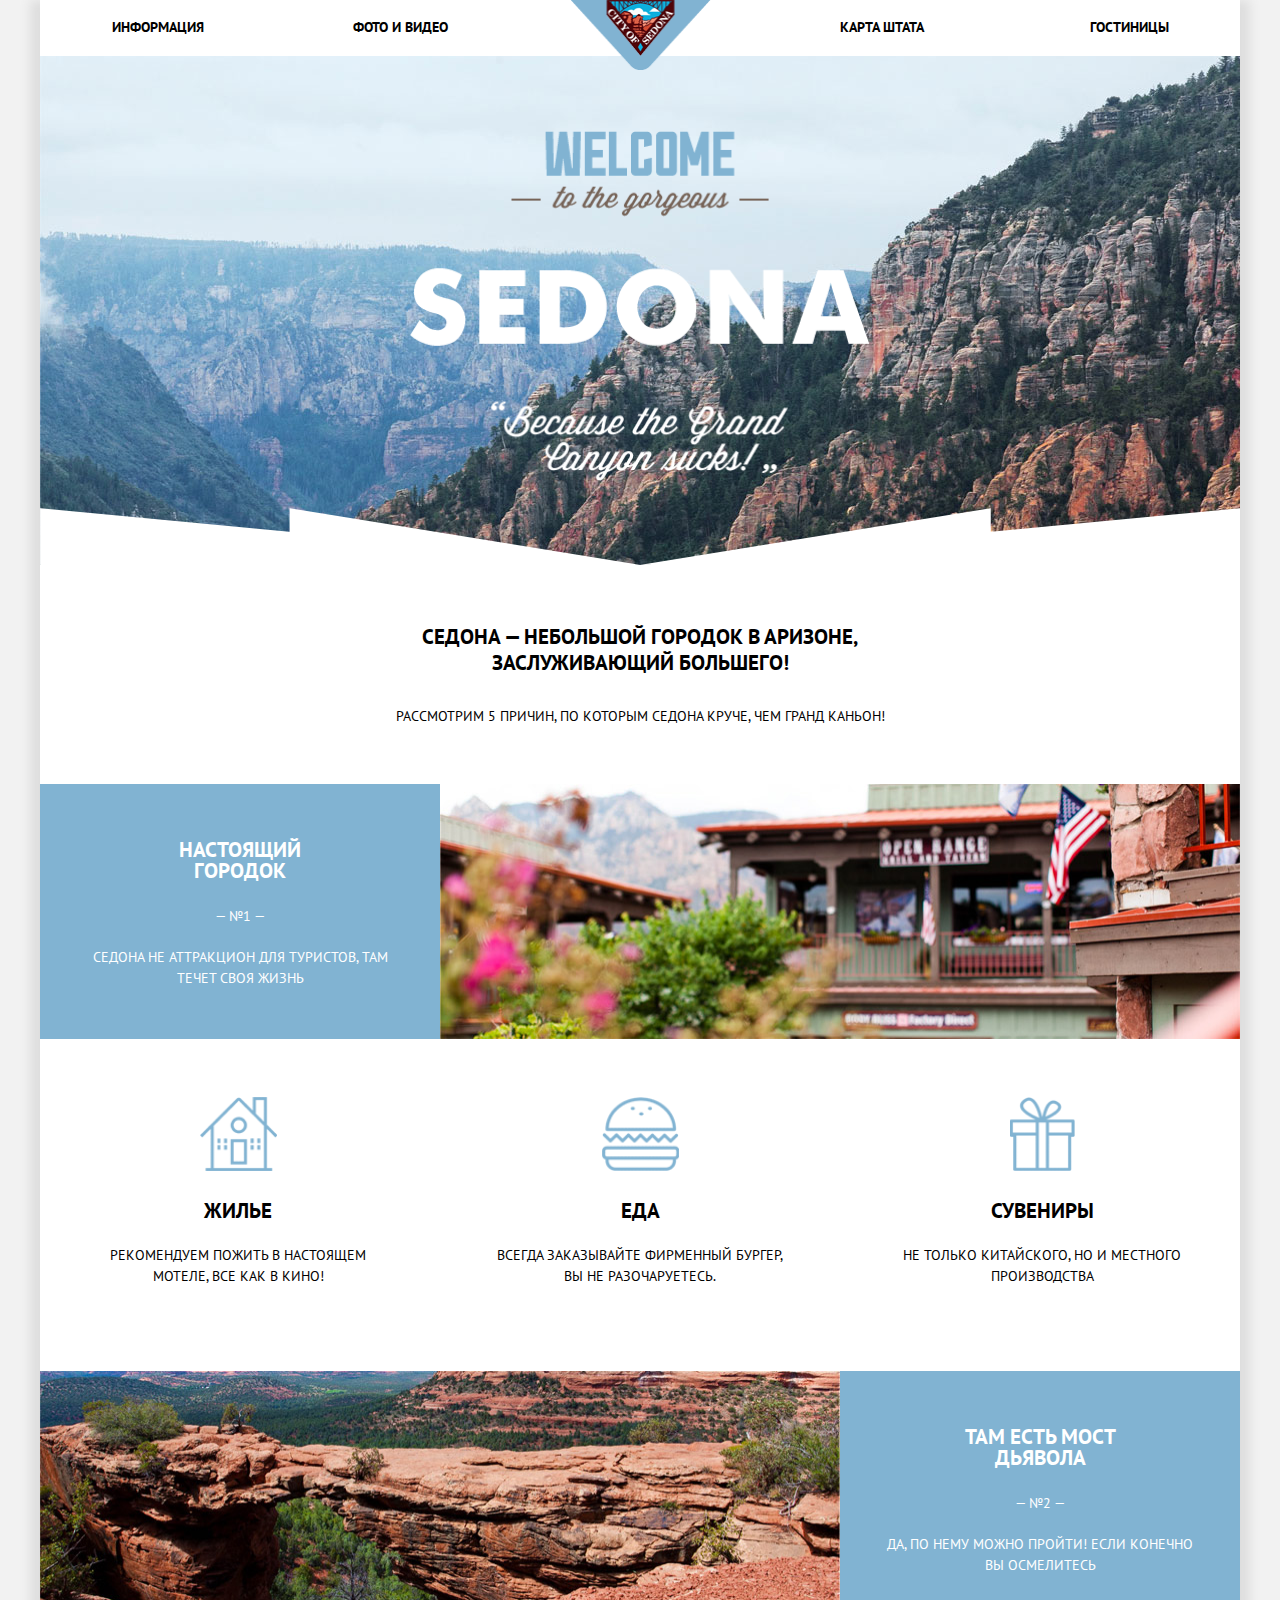
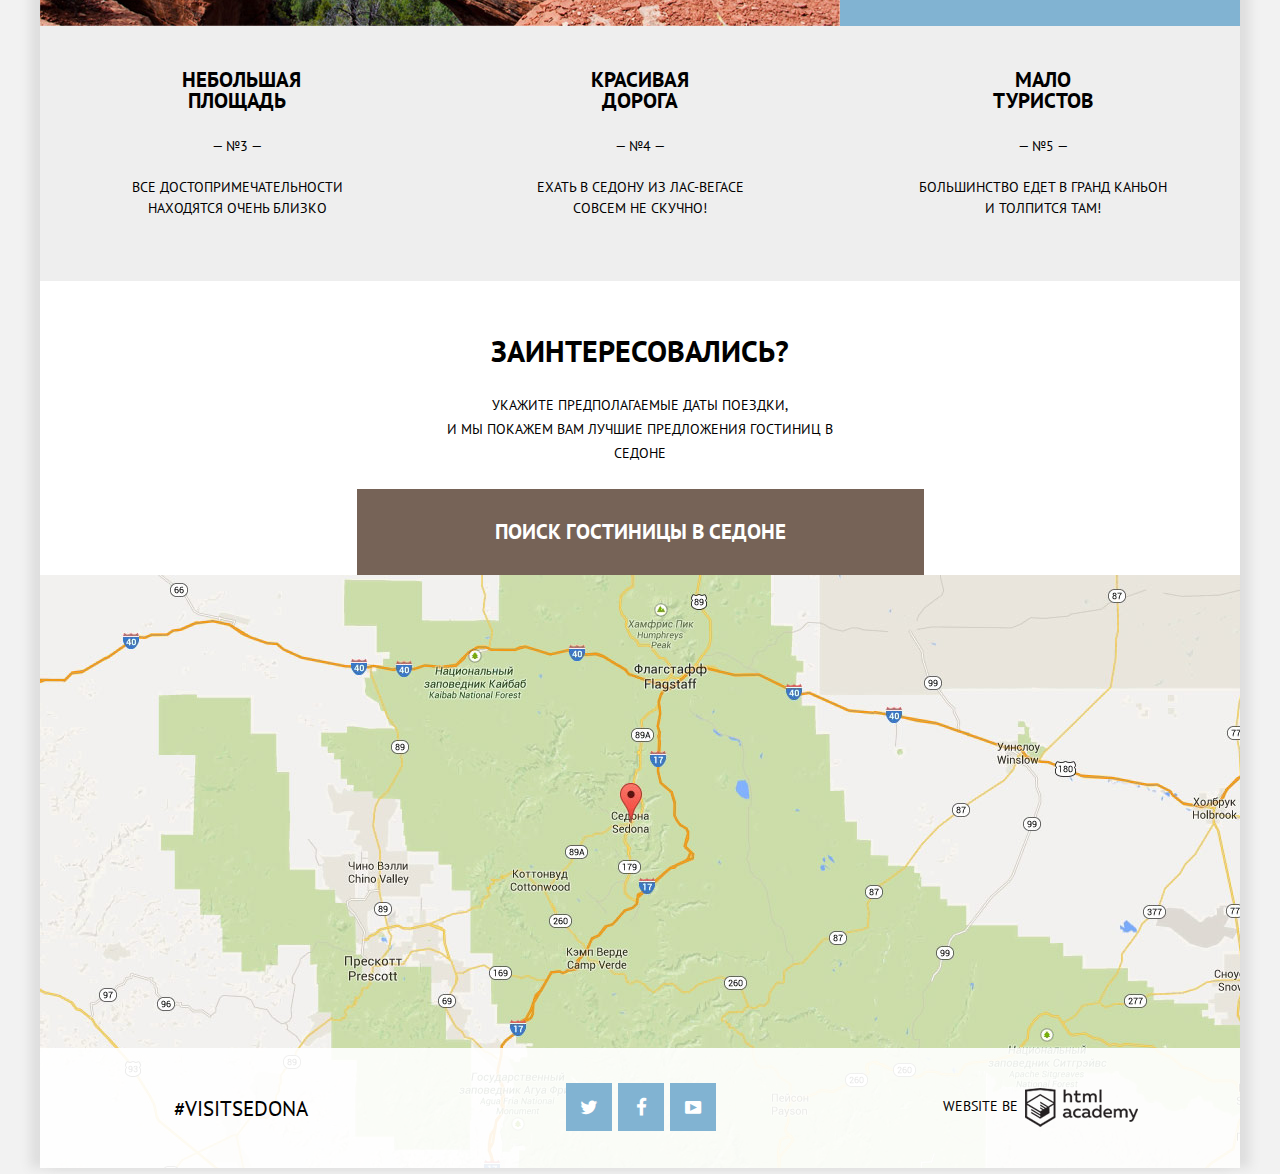
<file: index.html>
<!DOCTYPE html>
<html lang="ru">
  <head class="no-js">
    <meta charset="utf-8">
    <title>HTML Academy: Седона</title>
    <link href="https://fonts.googleapis.com/css?family=PT+Sans:400,700&subset=cyrillic" rel="stylesheet">
    <link rel="stylesheet" href="css/normalize.css">
    <link href="css/style.min.css" rel="stylesheet">
  </head>
  <body>
    <div class="container">
      <header class="main-header clearfix">
        <a href="#">
          <img src="img/logo.png" width="140" height="70" alt="logo">
        </a>
        <nav class="main-navigation">
          <ul>
            <li>
              <a href="#">Информация</a>
            </li>
            <li>
              <a href="#">Фото и видео</a>
            </li>
            <li>
              <a href="#">Карта штата</a>
            </li>
            <li>
              <a href="сatalog.html">Гостиницы</a>
            </li>
          </ul>
        </nav>
      </header>
      <main>
        <div class="sedona-intro">
          <div class="sedona-welcome-image">
            <img src="img/in-slogan.png" width="460" height="350" alt="slogan">
          </div>
          <div class="intro-text">
            <h2>Седона — небольшой городок в Аризоне, заслуживающий большего!</h2>
            <p>Рассмотрим 5 причин, по которым Седона круче, чем Гранд Каньон!</p>
          </div>
        </div>
        <section class="features-sedona clearfix">
          <div class="features background-blue">
            <div class="features-words">
              <h2>Настоящий городок</h2>
              <p>— №1 —</p>
              <p>Седона не аттракцион для туристов, там течет своя жизнь</p>
            </div>
            <div class="features-image">
              <img src="img/city.jpg" width="800" height="255" alt="photo-city">
            </div>
          </div>
          <div class="features-advantage">
            <div class="features-item">
              <img src="img/house.png" width="77" height="74" alt="house">
              <h2>Жилье</h2>
              <p>Рекомендуем пожить в настоящем мотеле, все как в кино!</p>
            </div>
            <div class="features-item">
              <img src="img/burger.png" width="77" height="74" alt="burger">
              <h2>Еда</h2>
              <p>Всегда заказывайте фирменный бургер, вы не разочаруетесь.</p>
            </div>
            <div class="features-item">
              <img src="img/souvenir.png" width="65" height="74" alt="souvenir">
              <h2>Сувениры</h2>
              <p>Не только китайского, но и местного производства</p>
            </div>
          </div>
          <div class="features background-blue">
            <div class="features-image">
              <img src="img/mountains.jpg" width="800" height="255" alt="mountains">
            </div>
            <div class="features-words">
              <h2>Там есть мост дьявола</h2>
              <p>— №2 —</p>
              <p>Да, по нему можно пройти! Если конечно вы осмелитесь</p>
            </div>
          </div>
          <div class="features background-grey">
            <div class="features-words">
              <h2>Небольшая площадь</h2>
              <p>— №3 —</p>
              <p>Все достопримечательности находятся очень близко</p>
            </div>
            <div class="features-words">
              <h2>Красивая дорога</h2>
              <p>— №4 —</p>
              <p>Ехать в Седону из Лас-Вегасе совсем не скучно!</p>
            </div>
            <div class="features-words">
              <h2>Мало туристов</h2>
              <p>— №5 —</p>
              <p>Большинство едет в Гранд Каньон и толпится там!</p>
            </div>
          </div>
        </section>
        <section class="research">
          <div class="intro-research">
            <h2>Заинтересовались?</h2>
            <p>Укажите предполагаемые даты поездки,<br> и мы покажем вам лучшие предложения гостиниц в Седоне</p>
          </div>
          <div class="research-hotel">
            <div class="research-top">
              <a href="form.html">Поиск гостиницы в седоне</a>
            </div>
            <div class="research-form">
              <form class="form-index" action="#" method="get">
                <div class="date-search">
                  <label for="arrival-field">Дата заезда:</label>
                  <input class="date-form" type="text" name="arrival" id="arrival-field" value="24 апреля 2014">
                  <span class="icon-calendar icon-calendar-top"></span>
                  <label for="departure-field" class="label-departure">Дата выезда:</label>
                  <input class="date-form" type="text" name="departure" id="departure-field" value="4 июля 2014">
                  <span class="icon-calendar icon-calendar-bottom"></span>
                  </div>
                <div class="count">
                  <label for="adultes">Взрослые:</label>
                  <div class="count-adulte">
                    <button type="button" name="adulte-minus" class="icon-minus"></button>
                    <input type="text" name="adulte" id="adultes" value="2">
                    <button type="button" name="adulte-plus" class="icon-plus"></button>
                  </div>
                  <label for="child">Дети:</label>
                  <div class="count-child">
                    <button type="button" name="child-minus" class="icon-minus"></button>
                    <input type="text" name="child" id="child" value="0">
                    <button type="button" name="child-plus" class="icon-plus"></button>
                  </div>
                </div>
                <button type="submit" class="btn-research">Найти</button>
              </form>
            </div>
          </div>
          <div class="map-research">
            <iframe src="https://www.google.com/maps/embed?pb=!1m18!1m12!1m3!1d104811.26654714908!2d-111.80126056430257!3d34.82223929512463!2m3!1f0!2f0!3f0!3m2!1i1024!2i768!4f13.1!3m3!1m2!1s0x872da132f942b00d%3A0x5548c523fa6c8efd!2z0KHQtdC00L7QvdCwLCDQkNGA0LjQt9C-0L3QsCA4NjMzNiwg0KHQqNCQ!5e0!3m2!1sru!2sru!4v1472936831319" width="1200" height="593" style="border:0" allowfullscreen></iframe>
          </div>
        </section>
      </main>
      <footer class="main-footer index-footer clearfix">
        <div class="footer-hashtag">
          <p class="hashtag">#visitsedona</p>
        </div>
        <div class="social-media">
          <a class="btn-social" href="#">Twitter<span class="icon-twitter"></span></a>
          <a class="btn-social" href="#">Facebook<span class="icon-facebook"></span> </a>
          <a class="btn-social" href="#">Youtube<span class="icon-youtube"></span></a>
        </div>
        <div class="footer-link">
          <p class="website"> website be
            <a class="logo-bottom" href="https://htmlacademy.ru">Логотип-HTMLAcademy</a>
          </p>
        </div>
      </footer>
    </div>
    <script>
      var html = document.documentElement;
      html.className = html.className.replace("no-js","js");
    </script>
    <script src="js/popup.min.js"></script>
  </body>
</html>
</file>
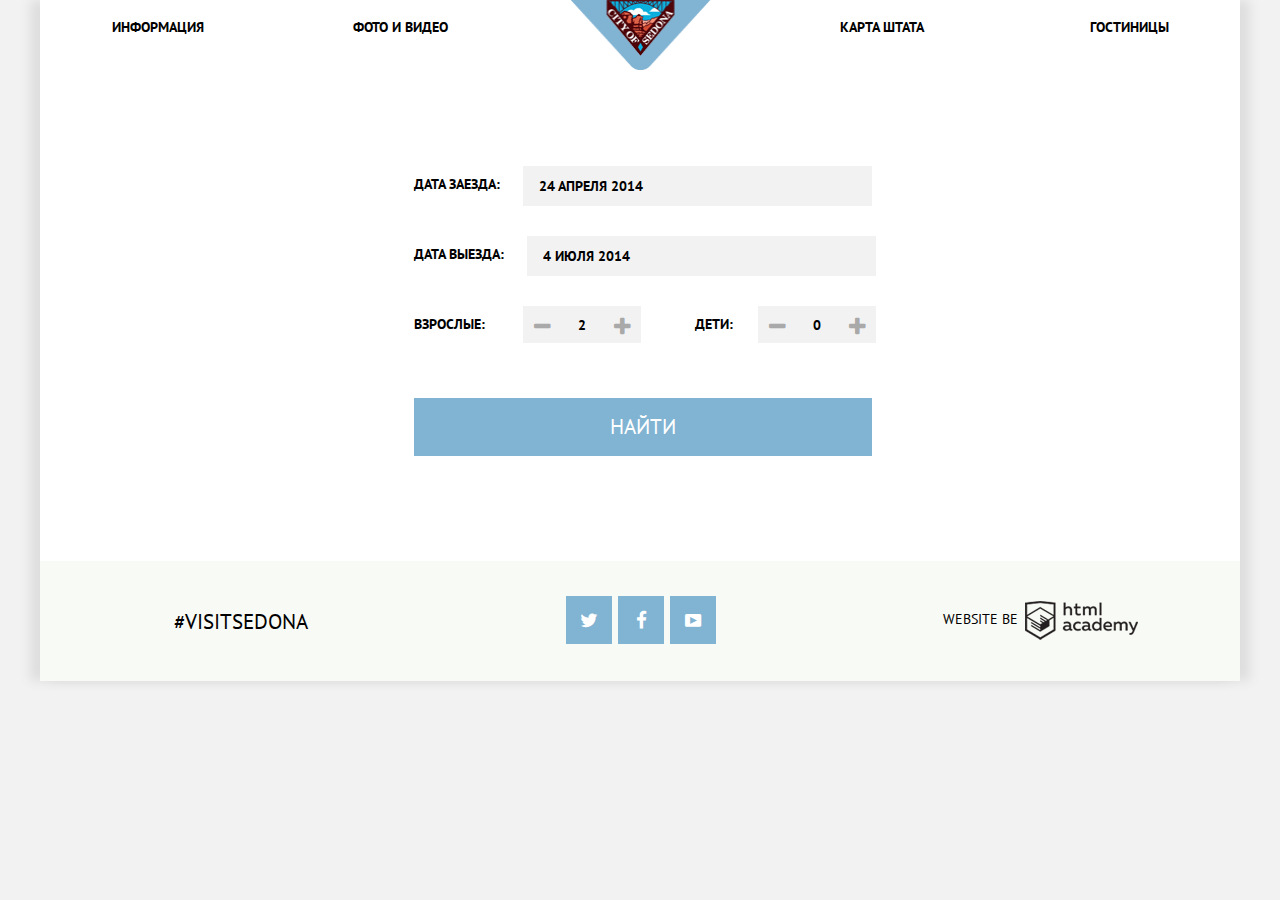
<file: form.html>
<!DOCTYPE html>
<html lang="ru">
  <head>
    <meta charset="utf-8">
    <title>HTML Academy: Седона</title>
    <link href="https://fonts.googleapis.com/css?family=PT+Sans:400,700&subset=cyrillic" rel="stylesheet">
    <link rel="stylesheet" href="css/normalize.css">
    <link href="css/style.min.css" rel="stylesheet">
  </head>
  <body>
    <div class="container">
      <header class="main-header clearfix">
        <a href="index.html"> 
          <img src="img/logo.png" width="140" height="70" alt="logo">
        </a>
        <nav class="main-navigation">
          <ul>
            <li> 
              <a href="#">Информация</a>
            </li>
            <li> 
              <a href="#">Фото и видео</a>
            </li>
            <li> 
              <a href="#">Карта штата</a>
            </li>
            <li> 
              <a href="#">Гостиницы</a>
            </li>
          </ul>
        </nav>
      </header>
      <div class="research-form-inner">
        <form class="form-index" action="#" method="get">
          <div class="date-search">
            <label for="arrival-field">Дата заезда:</label>
            <input class="date-form" type="text" name="arrival" id="arrival-field" value="24 апреля 2014">
            <label for="departure-field">Дата выезда:</label>
            <input class="date-form" type="text" name="departure" id="departure-field" class="date-form"  value="4 июля 2014"> 
          </div>
          <div class="count">
            <label for="adultes">Взрослые:</label> 
            <div class="count-adulte">
              <button type="button" name="adulte-minus" class="icon-minus"></button>
              <input type="text" name="adulte" id="adultes" value="2">
              <button type="button" name="adulte-plus" class="icon-plus"></button>
            </div>
            <label for="child">Дети:</label>
            <div class="count-child">
              <button type="button" name="child-minus" class="icon-minus"></button>
              <input type="text" name="child" id="child" value="0">
              <button type="button" name="child-plus" class="icon-plus"></button>
            </div>
          </div>
          <button type="submit" class="btn-research">Найти</button>
        </form>
      </div>
      <footer class="main-footer clearfix">
        <div class="footer-hashtag">
          <p class="hashtag">#visitsedona</p>
        </div>
        <div class="social-media">
          <a class="btn-social" href="#">Twitter<span class="icon-twitter"></span></a>
          <a class="btn-social" href="#">Facebook<span class="icon-facebook"></span> </a>
          <a class="btn-social" href="#">Youtube<span class="icon-youtube"></span></a>
        </div>
        <div class="footer-link">
          <p class="website"> website be
            <a href="#"></a>
          </p>
        </div>
      </footer>
    </div>
  </body>
</html>
</file>
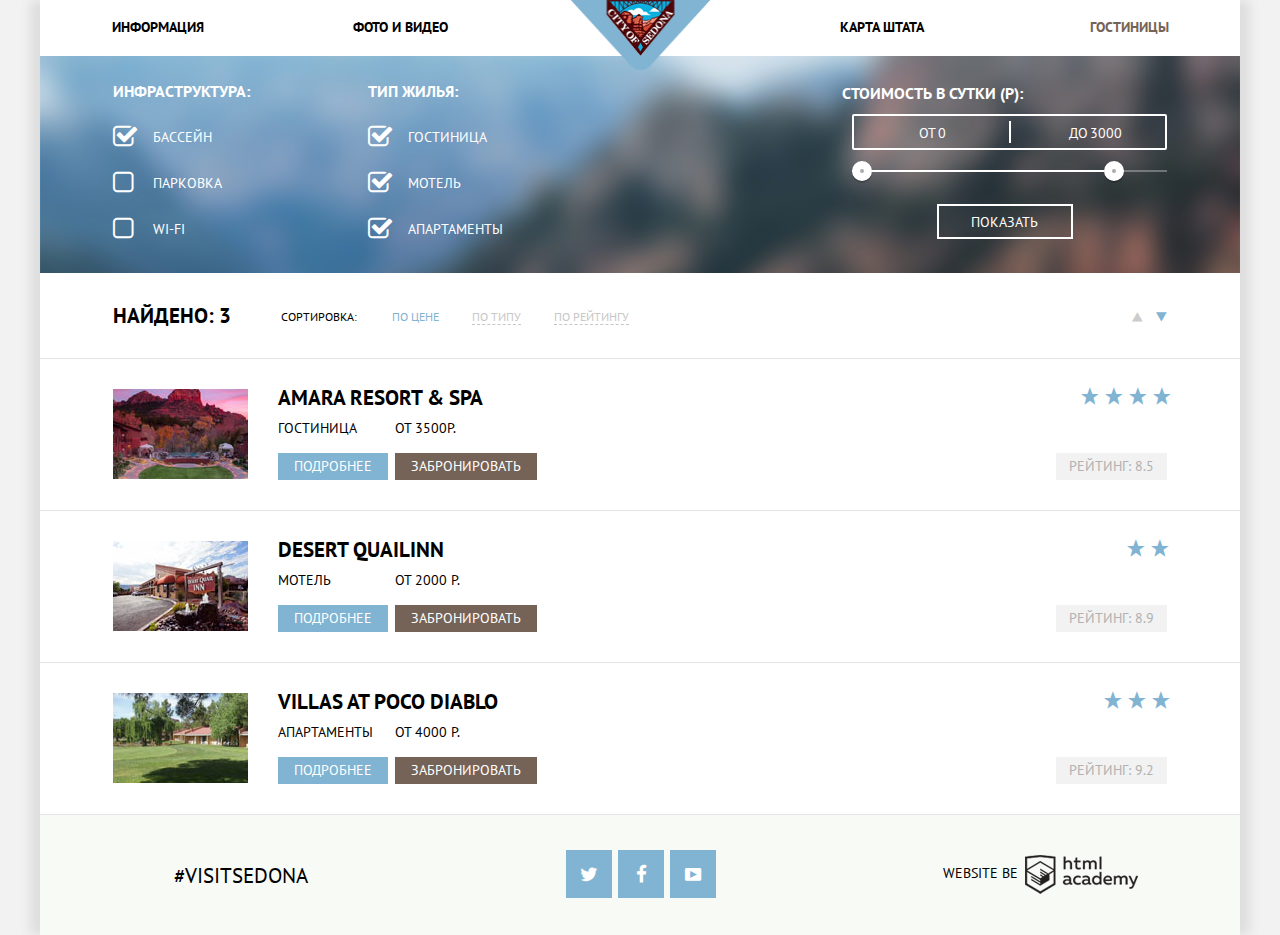
<file: сatalog.html>
<!DOCTYPE html>
<html lang="ru">
  <head class="no-js">
    <meta charset="utf-8">
    <title>HTML Academy: Седона</title>
    <link href="https://fonts.googleapis.com/css?family=PT+Sans:400,700&subset=cyrillic" rel="stylesheet">
    <link rel="stylesheet" href="css/normalize.css">
    <link href="css/style.min.css" rel="stylesheet">
  </head>
  <body>
    <div class="container">
      <header class="main-header clearfix">
        <a href="index.html">
          <img src="img/logo.png" width="140" height="70" alt="logo">
        </a>
        <nav class="main-navigation">
          <ul>
            <li>
              <a href="#">Информация</a>
            </li>
            <li>
              <a href="#">Фото и видео</a>
            </li>
            <li>
              <a href="#">Карта штата</a>
            </li>
            <li>
              <a class="nav-active">Гостиницы</a>
            </li>
          </ul>
        </nav>
      </header>
      <main>
        <section class="choice-hotel clearfix">
          <form class="form-catalog" action="#" method="get">
            <div class="legend-left">
              <h3>Инфраструктура:</h3>
              <div class="filter-row">
                <input type="checkbox" name="pool" id="pool-field" checked>
                <label for="pool-field">Бассейн</label>
              </div>
              <div class="filter-row">
                <input type="checkbox" name="parking" id="parking-field" >
                <label for="parking-field">Парковка</label>
              </div>
              <div class="filter-row">
                <input type="checkbox" name="wi-fi" id="wifi-field">
                <label for="wifi-field">Wi-Fi</label>
              </div>
          </div>
          <div class="legend-right">
            <h3>Тип жилья:</h3>
            <div class="filter-row">
              <input type="checkbox" name="hotel"  id="hotel-field" checked>
              <label for="hotel-field">Гостиница</label>
            </div>
            <div class="filter-row">
              <input type="checkbox" name="motel" id="motel-field" checked>
              <label for="motel-field">Мотель</label>
            </div>
            <div class="filter-row">
              <input type="checkbox" name="apart" id="apart-field" checked>
              <label for="apart-field">Апартаменты</label>
            </div>
            </div>
            <div class="search-content-right">
              <h3>Стоимость в сутки (р):</h3>
              <div class="cost-form">
                <label class="min-price">от<input type="text" name="cost" value="0"></label>
                <label class="max-price">до<input type="text" name="cost" value="3000">         </label>
              </div>
              <div class="range-controls">
                <div class="cost-slider">
                  <div class="scale">
                    <div class="bar"></div>
                  </div>
                </div>
                <div class="range-toggle range-toggle-min">        </div>
                <div class="range-toggle range-toggle-max">        </div>
              </div>
              <button class="btn-transparent" type="submit">Показать</button>
            </div>
          </form>
        </section>
        <section class="results-hotel clearfix">
          <div class ="filter-sorting">
            <h2>Найдено: 3</h2>
            <p class="sorting">Сортировка:</p>
            <ul class="parameters">
              <li>
                <a class="sorting-active">по цене</a>
              </li>
              <li>
                <a class="filter" href="#" >по типу</a>
              </li>
              <li>
                <a class="filter" href="#">по рейтингу</a>
              </li>
            </ul>
            <div class="dir">
              <a class="icon-dir" href="#">Вверх<span class="icon-up-dir"></span></a>
              <a class="icon-dir" href="#">Вниз<span class="icon-down-dir"></span></a>
            </div>
          </div>
          <div class="results">
            <article class="results-hotel-one">
              <div class="hotel-item-left">
                <div class="image-hotel">
                  <img src="img/hotel1.jpg" width="135" height="90" alt="hotel-amara">
                </div>
                <div class="type-hotel">
                  <a class="name-hotel" href="#" >Amara resort & spa</a>
                  <div class="hotel-detail">
                    <p class="type-price">Гостиница</p>
                    <a href="#" class="detail">Подробнее</a>
                  </div>
                  <div class="hotel-detail">
                    <p class="type-price">от 3500р.</p>
                    <a href="#" class="reserve" >Забронировать</a>
                  </div>
                </div>
              </div>
              <div class="hotel-item-right">
                <div class="star">
                  <span class="icon-star icon-star-four"></span>
                </div>
                <div class="rat">
                  <p class="rating">Рейтинг: 8.5</p>
                </div>
              </div>
            </article>
            <article class="results-hotel-one">
              <div class="hotel-item-left">
                <div class="image-hotel">
                  <img src="img/hotel2.jpg" width="135" height="90" alt="hotel-desert">
                </div>
                <div class="type-hotel">
                  <a class="name-hotel" href="#" >Desert quailinn </a>
                  <div class="hotel-detail">
                    <p class="type-price">Мотель</p>
                    <a href="#" class="detail" >Подробнее</a>
                  </div>
                  <div class="hotel-detail">
                    <p class="type-price">от 2000 р.</p>
                    <a href="#" class="reserve" >Забронировать</a>
                  </div>
                </div>
              </div>
              <div class="hotel-item-right">
                <div class="star">
                  <span class="icon-star icon-star-two"></span>
                </div>
                <div class="rat">
                  <p class="rating">Рейтинг: 8.9</p>
                </div>
              </div>
            </article>
            <article class="results-hotel-one">
              <div class="hotel-item-left">
                <div class="image-hotel">
                  <img src="img/hotel3.jpg" width="135" height="90" alt="hotel-villas">
                </div>
                <div class="type-hotel">
                  <a class="name-hotel" href="#" >Villas at poco diablo</a>
                  <div class="hotel-detail">
                    <p class="type-price">Апартаменты</p>
                    <a href="#" class="detail" >Подробнее</a>
                  </div>
                  <div class="hotel-detail">
                    <p class="type-price">от 4000 р.</p>
                    <a href="#" class="reserve" >Забронировать</a>
                  </div>
                </div>
              </div>
              <div class="hotel-item-right">
                <div class="star">
                  <span class="icon-star icon-star-three"></span>
                </div>
                <div class="rat">
                  <p class="rating">Рейтинг: 9.2</p>
                </div>
              </div>
            </article>
          </div>
        </section>
      </main>
      <footer class="main-footer clearfix">
        <div class="footer-hashtag">
          <p class="hashtag">#visitsedona</p>
        </div>
        <div class="social-media">
          <a class="btn-social" href="#">Twitter<span class="icon-twitter"></span></a>
          <a class="btn-social" href="#">Facebook<span class="icon-facebook"></span> </a>
          <a class="btn-social" href="#">Youtube<span class="icon-youtube"></span></a>
        </div>
        <div class="footer-link">
          <p class="website"> website be
            <a class="logo-bottom" href="https://htmlacademy.ru">Логотип-HTMLAcademy</a>
          </p>
        </div>
      </footer>
    </div>
  </body>
</html>
</file>
<file: css/style.min.css>
.features h2,body,h2,h3{color:#000;font-family:"PT Sans","Arial",sans-serif}body{padding:0;margin:0;width:100%;text-transform:uppercase;background:#f2f2f2;font-size:14px;line-height:21px;font-weight:400}@font-face{font-weight:400;font-style:normal;font-family:"symbols-sedona";src:url(../fonts/symbols-sedona.woff) format("woff"),url(../fonts/symbols-sedona.woff2) format("woff2")}[class*=" icon-"]::before,[class^=icon-]::before{display:inline-block;width:1em;margin-right:.2em;margin-left:.2em;font-weight:400;line-height:1em;font-family:"symbols-sedona";text-align:center;text-transform:none;text-decoration:inherit;font-style:normal;font-variant:normal;speak:none;vertical-align:top}.icon-facebook::before{content:"\66"}.icon-twitter::before{content:"\74"}.icon-up-dir::before{content:"\25b2"}.icon-down-dir::before{content:"\25bc"}.icon-star::before{content:"\2605"}.icon-check-off::before{content:"\2610"}.icon-check-on::before{content:"\2611"}.icon-calendar::before{content:"\e800"}.icon-plus::before{content:"\e801"}.icon-minus::before{content:"\e802"}.icon-youtube::before{content:"\f39e"}.sprite{background-image:#fff url(spritesheet.png) no-repeat;display:block}.sprite-logo-black{width:113px;height:39px;background-position:-10px -10px}.sprite-logo-blue,.sprite-logo-grey{width:113px;height:39px;background-position:-10px -69px}.sprite-logo-grey{background-position:-10px -128px}.clearfix::after{content:"";display:table;clear:both}.features h2,h2,h3{font-size:21px;line-height:26px;font-weight:700}.features h2{line-height:21px;width:180px;margin:0 auto 25px}.background-blue h2{color:#fff;width:151px}h3{font-size:16px;line-height:21px;color:#fff}.features p{margin:0 auto 20px;width:300px}.container,.main-header,footer,main{width:1200px;margin:0 auto}.container{display:block;box-shadow:10px 0 10px 0 #dedede,-10px 0 10px 0 #dedede;background:#fff;position:relative}.main-header{min-height:56px;position:relative}.main-header>a{position:absolute;left:531px}.main-navigation{float:left;background:#fff;width:100%;min-height:56px;font-size:0}.main-navigation ul{padding:0;list-style:none;margin:0 0 0 6%}.main-navigation li{display:inline-block;vertical-align:top;width:20%;font-weight:700}.main-navigation a{font-size:14px;line-height:55px;text-decoration:none;color:#000;font-family:"PT Sans","Arial",sans-serif;font-weight:700}.main-navigation a:hover{color:#81b3d2}.main-navigation a:active{color:#b2b2b2}.main-navigation li:nth-child(2){margin-right:120px;padding-left:15px}.main-navigation li:nth-child(3),.main-navigation li:nth-child(4){text-align:right}.main-navigation li:nth-child(3){margin-right:20px}.main-navigation .nav-active{color:#766357;cursor:pointer}.main-navigation .nav-active:hover{color:#604e43}.btn-social:active span,.main-navigation .nav-active:active{opacity:.3}.sedona-intro{width:1200px;min-height:650px;background:url(../img/background-white.png) no-repeat center bottom,#e3f0f9 url(../img/background-1.jpg) no-repeat;padding-top:75px}.sedona-welcome-image{width:460px;height:355px;margin-bottom:23px;margin-left:370px;margin-right:370px;float:left}.features,.intro-text{width:1200px;float:left}.intro-text{display:block;padding-top:115px}.intro-text h2,.intro-text p{width:460px;text-align:center;margin:0 auto 27px}.intro-text p{width:540px;margin:0 auto;padding-bottom:55px;font-size:14px;line-height:26px}.features{min-height:255px;text-align:center}.background-blue{background:#81b3d2;color:#fff}.background-blue .features-words{float:left;width:400px;margin-top:55px}.background-blue p{width:306px}.features-image{float:left;width:800px;height:255px}.features-advantage{min-height:185px;padding-top:58px;padding-bottom:70px;background:#fff;width:1200px;float:left}.features-advantage h2{margin-top:21px;margin-bottom:21px}.features-item{float:left;text-align:center;width:300px;margin-right:102px}.features-item:first-child{margin-left:4%}.features-item:last-child{margin-right:4%}.background-grey{background:#eee}.background-grey .features-words{float:left;margin-right:143px;margin-top:43px}.background-grey h2{width:110px}.background-grey p{width:260px}.background-grey .features-words:first-child{margin-left:67px}.background-grey .features-words:last-child,.parameters li:last-child{margin-right:0}.research{background:#fff}.intro-research,.research-hotel{width:567px;text-align:center;margin:0 auto}.intro-research{min-height:175px;padding-top:33px}.intro-research h2,.intro-research p{line-height:24px;font-family:"PT Sans","Arial",sans-serif}.intro-research h2{margin-bottom:30px;font-size:30px}.intro-research p{font-size:14px;width:440px;margin:0 auto}.research-hotel{background:#766357;position:relative;cursor:pointer}.form-index input,.form-index label,.research-top a{font-weight:700;font-family:"PT Sans","Arial",sans-serif}.research-top a{display:inline-block;color:#fff;text-decoration:none;text-align:center;padding:30px 0;margin-bottom:0;vertical-align:top;font-size:21px;line-height:26px}.research-form{position:absolute;width:567px;top:85px;left:0;background:#fff;display:none;z-index:2}.no-js .research-form-inner{display:block}.research-form-show{display:block;-webkit-animation:bounce .6s;animation:bounce .6s}.research-form-inner{position:relative;min-height:395px;width:567px;background:#fff;margin:55px auto}.form-index{font-size:0;padding-left:57px;padding-top:55px}.form-index input,.form-index label{font-size:14px;line-height:36px}.count button{font-weight:700}.date-search{position:relative;display:block;font-size:0}.date-search input,.date-search label{display:inline-block;float:left;border:0;vertical-align:top;outline:none}.date-search input{width:330px;background:#f2f2f2;text-transform:uppercase;margin-bottom:30px;padding-left:15px;border:1px solid #f2f2f2}.date-form:hover{background:#ebebeb;border:1px solid #ebebeb}.date-form:focus{background:#fff;border:1px solid #e5e5e5}.date-search label{margin-right:23px}.label-departure{margin-left:-5px}.icon-calendar{content:"";font-size:21px;line-height:26px;width:20px;color:#c2c2c2;position:absolute}.count button:hover,.icon-calendar:hover{color:#000}.count button:active,.icon-calendar:active{color:#81b3d2}.icon-calendar-top{left:427px;top:10px}.icon-calendar-bottom{left:427px;top:78px}.count button,.count input,.count label{float:left}.count button,.count input{width:38px;text-align:center;background:#f2f2f2;outline:none;border:none}.count input{min-height:34px;height:35px}.count button{color:#a9a9a9;font-size:21px;line-height:26px;font-family:"symbols-sedona";padding:10px 0;height:37px}.count label{margin-right:25px}.count label:first-child{margin-right:38px}.count-adulte .icon-plus{margin-right:54px}.btn-research{width:458px;display:inline-block;float:left;margin:55px 0;min-height:58px;background:#81b3d2;color:#fff;text-transform:uppercase;font-size:21px;font-family:inherit;line-height:26px;opacity:1;border:none;outline:none;cursor:pointer;vertical-align:top}.btn-research:hover{background:#669ec0}.btn-research:active{color:rgba(0,0,0,.3)}.map-research{background:#cbdda9 url(../img/map.jpg) no-repeat;width:100%;height:593px;position:relative}.main-footer{width:1200px;min-height:120px;background:#f8faf5;font-size:21px;line-height:26px;font-weight:400;font-family:"PT Sans","Arial",sans-serif}.index-footer{position:absolute;background:rgba(255,255,255,.9);bottom:0}.footer-hashtag{width:200px;float:left;margin-left:101px;text-align:center;margin-right:160px;margin-top:48px}.hashtag{padding:0;margin:0}.social-media{float:left;width:280px;text-align:center;margin-right:110px;margin-top:35px}.btn-social,.btn-social span{display:inline-block;vertical-align:top}.btn-social{width:46px;min-height:48px;font-family:"symbols-sedona";text-decoration:none;background:#81b3d2;color:#fff;text-align:center;font-size:0}.btn-social span{font-size:19px;line-height:20px;margin-top:15px}.btn-social:hover{background:#669ec0}.icon-youtube{font-size:23px}.footer-link{float:right;width:200px;font-size:14px;margin-top:45px;position:relative;margin-right:97px;cursor:pointer}.website{padding:0;margin:0}.logo-bottom{font-size:0}.footer-link a::after{content:"";background:url(../img/spritesheet.png) no-repeat;position:absolute;width:113px;height:39px;top:-5px;right:5px;background-position:-10px -10px}.footer-link a:hover::after{background-position:-10px -69px}.footer-link a:active::after{background-position:-10px -128px}.choice-hotel{min-height:217px;background:#d7e5f0 url(../img/filter-background.jpg);width:1200px}.form-catalog{width:1200px;float:left}.legend-left,.legend-right{float:left;width:240px;color:#fff;font-size:14px;line-height:21px;font-weight:400;font-family:"PT Sans","Arial",sans-serif;min-height:135px}.legend-left h3,.legend-right h3{margin:25px 0}.legend-left{margin-left:73px;margin-right:15px}input[type=checkbox]{display:none}input[type=checkbox]+label{display:block;padding-left:40px;position:relative;margin-bottom:25px;cursor:pointer}input[type=checkbox]+label::before{content:"\2610";display:block;width:10px;height:10px;position:absolute;top:0;left:0;font-size:26px;font-family:"symbols-sedona";opacity:1}input[type=checkbox]:disabled+label::before{opacity:.7}input[type=checkbox]+label:hover::before{opacity:1}input[type=checkbox]:checked+label::before{content:"\2611"}.search-content-right{float:right;width:325px;margin-right:73px;margin-top:27px;color:#fff;text-transform:uppercase}.search-content-right h3{display:block;padding:0;margin:0 0 10px}.cost-form,.range-controls{position:relative;margin-left:10px}.cost-form{border:2px solid #fff;border-radius:2px;height:32px;font-size:0;margin-bottom:20px}.cost-form::after{content:"";width:2px;height:22px;top:50%;left:50%;background:#fff;position:absolute;transform:translate(-50%,-50%)}.cost-form label{font-size:14px;line-height:34px;font-family:"PT Sans","Arial",sans-serif;cursor:pointer}.cost-form .max-price,.cost-form .min-price{width:85px;padding-left:65px}.cost-form input{width:47px;margin:-1px;padding-left:3px;color:inherit;font:inherit;background:0 0;border:none;outline:none}.range-controls{margin-bottom:32px}.range-controls .scale{height:2px;background:rgba(255,255,255,.3)}.range-controls .bar{width:80%;height:2px;background:#fff}.range-toggle{width:4px;height:4px;background:#ababab;border:8px solid #fff;border-radius:50%;box-shadow:0 2px 1px 0 rgba(0,1,1,.2);position:absolute;cursor:pointer;top:-9px}.range-toggle:hover{background:#1c4f80}.range-toggle-min{left:0}.range-toggle-max{left:80%}.btn-transparent{width:136px;display:block;height:35px;border:2px solid #fff;margin:0 auto;background:0 0;font-size:14px;line-height:20px;color:#fff;text-transform:uppercase;outline:none}.btn-transparent:hover{background:#fff;color:#000}.filter-sorting{min-height:85px;background-color:#fff;font-size:12px;line-height:18px;font-family:"PT Sans","Arial",sans-serif;float:left;width:1200px;border-bottom:1px solid #e5e5e5}.cost-form label,.filter-sorting h2,.parameters li{display:inline-block;vertical-align:top}.filter-sorting h2,.sorting{float:left;margin-top:30px;margin-left:73px}.sorting{display:inline-block;width:auto;margin-left:50px;margin-top:35px;margin-right:35px;vertical-align:top}.parameters{float:left;width:auto;padding:0;margin:35px 0 0}.parameters li{margin-right:30px}.filter{text-decoration:none;border-bottom:1px dashed;color:#c7c7c7}.filter:hover{color:#9ac2db}.filter:active{color:#444}.sorting-active{text-decoration:none;color:#81b3d2}.dir{font-size:0}.icon-dir{margin-top:32px;display:inline-block;color:#ccc;cursor:pointer;text-align:center;vertical-align:top}.icon-down-dir,.icon-up-dir{font-family:"symbols-sedona";font-size:23px;line-height:20px}.icon-dir:last-child{color:#81b3d2}.icon-dir:hover{color:#000}.icon-dir:active{color:#81b3d2}.icon-up-dir{padding-left:492px}.icon-down-dir{margin-left:-8px}.results-hotel-one{width:1200px;min-height:150px;float:left;border-bottom:1px solid #e5e5e5}.hotel-item-left{float:left;margin-left:73px;margin-top:30px}.hotel-item-right{float:right;height:auto;font-size:0}.star{margin-top:27px;margin-right:73px;margin-bottom:25px;display:block;float:right;width:90px}.icon-star{line-height:21px;color:#81b3d2;font-size:20px;letter-spacing:6px}.icon-star-four::before{content:"\2605\2605\2605\2605"}.icon-star-two::before{content:"\2605\2605";margin-left:50px}.icon-star-three::before{content:"\2605\2605\2605";margin-left:27px}.detail,.reserve{display:inline-block;font-size:14px;line-height:21px;font-family:"PT Sans","Arial",sans-serif;vertical-align:top;text-decoration:none;color:#fff;text-align:center;height:24px;padding-top:3px;margin-bottom:30px}.detail{width:110px;background:#81b3d2}.detail:hover{background:#669ec0}.detail:active{background:#5496bd;color:rgba(255,255,255,.3)}.reserve{width:142px;background:#766357}.reserve:hover{background:#604e43}.reserve:active{background:#503e33;color:rgba(255,255,255,.3)}.image-hotel{float:left;width:135px;height:90px}.type-hotel{float:left;display:inline-block;margin-left:30px;vertical-align:top;width:770px}.name-hotel{display:block;margin-top:-4px;margin-bottom:-2px;font-size:21px;line-height:26px;font-weight:700;font-family:"PT Sans","Arial",sans-serif;text-decoration:none;color:#000}.name-hotel:hover{color:#81b3d2}.name-hotel:active{color:#ccc}.hotel-detail,.rating{display:inline-block;vertical-align:top}.hotel-detail{min-height:60px;margin-right:3px}.hotel-detail p{display:block;margin-top:9px}.rating{width:111px;height:24px;text-align:center;background:#f2f2f2;color:#b1b1b1;padding-top:3px;margin-right:73px;font-size:14px;line-height:21px;font-family:"PT Sans","Arial",sans-serif}@-webkit-keyframes bounce{0%{-webkit-transform:translateY(-130px);transform:translateY(-130px)}to{-webkit-transform:translateY(0);transform:translateY(0)}}@keyframes bounce{0%{-webkit-transform:translateY(-130px);transform:translateY(-130px)}to{-webkit-transform:translateY(0);transform:translateY(0)}}
</file>
